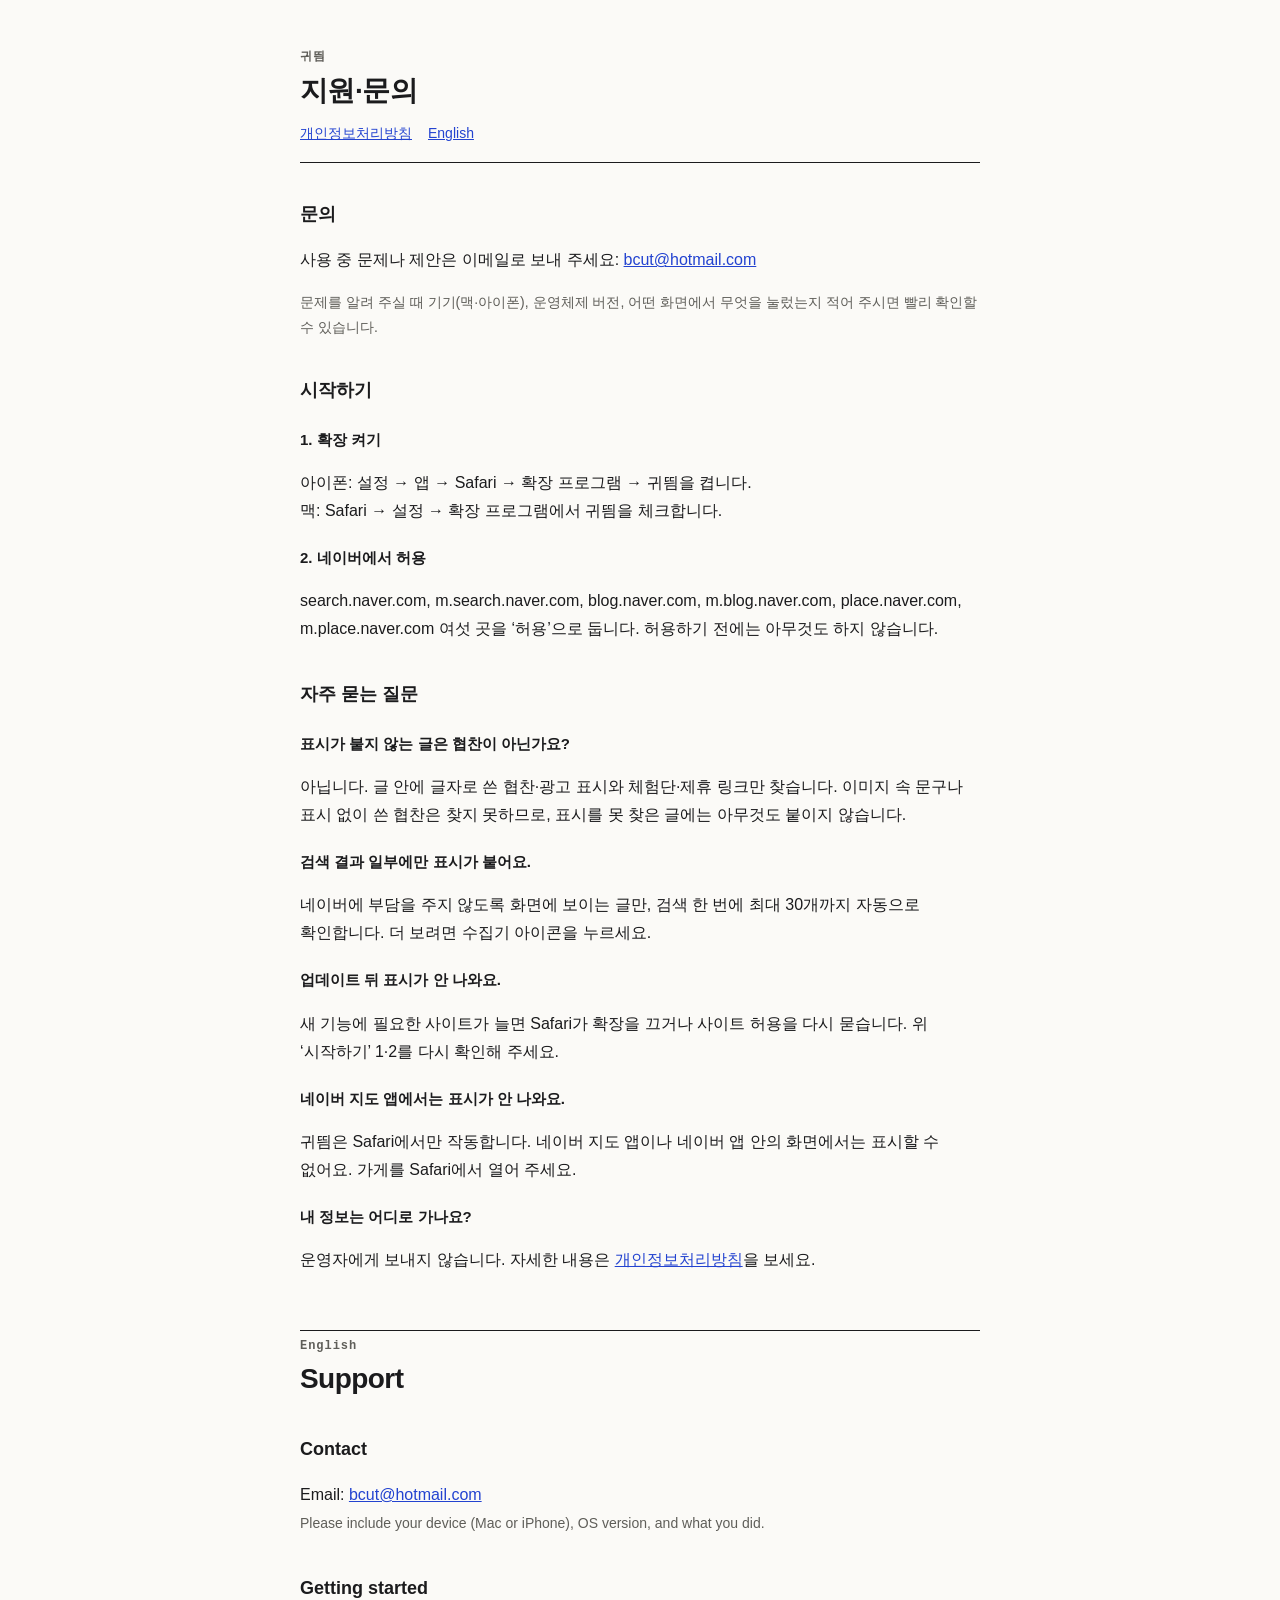
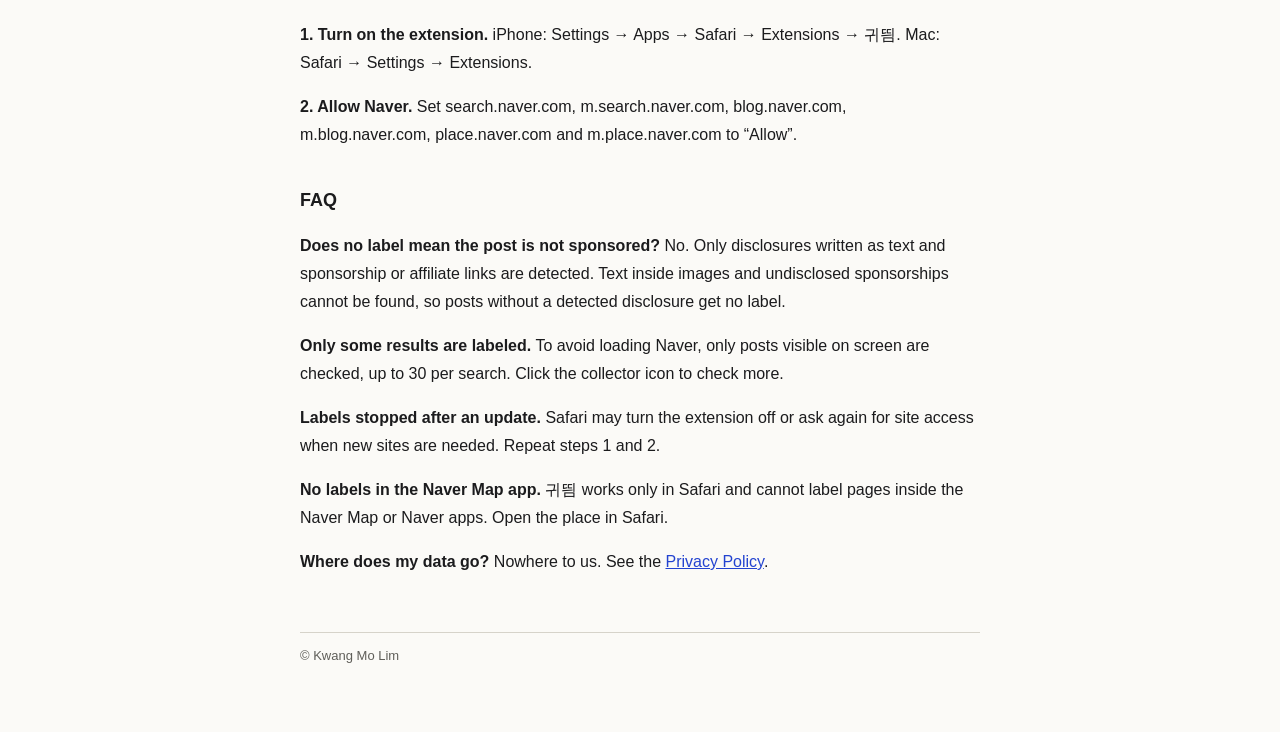
<file: index.html>
<!doctype html>
<html lang="ko">
<head>
<meta charset="utf-8">
<meta name="viewport" content="width=device-width, initial-scale=1">
<title>지원 · 귀띔</title>
<link rel="stylesheet" href="style.css">
</head>
<body>
<header>
  <p class="app">귀띔</p>
  <h1>지원·문의</h1>
  <nav><a href="privacy.html">개인정보처리방침</a><a href="#en">English</a></nav>
</header>

<h2>문의</h2>
<p>사용 중 문제나 제안은 이메일로 보내 주세요: <a href="mailto:bcut@hotmail.com">bcut@hotmail.com</a></p>
<p class="sub">문제를 알려 주실 때 기기(맥·아이폰), 운영체제 버전, 어떤 화면에서 무엇을 눌렀는지 적어 주시면 빨리 확인할 수 있습니다.</p>

<h2>시작하기</h2>
<h3>1. 확장 켜기</h3>
<p>아이폰: 설정 → 앱 → Safari → 확장 프로그램 → 귀띔을 켭니다.<br>
맥: Safari → 설정 → 확장 프로그램에서 귀띔을 체크합니다.</p>
<h3>2. 네이버에서 허용</h3>
<p>search.naver.com, m.search.naver.com, blog.naver.com, m.blog.naver.com, place.naver.com, m.place.naver.com 여섯 곳을 ‘허용’으로 둡니다. 허용하기 전에는 아무것도 하지 않습니다.</p>

<h2>자주 묻는 질문</h2>
<h3>표시가 붙지 않는 글은 협찬이 아닌가요?</h3>
<p>아닙니다. 글 안에 글자로 쓴 협찬·광고 표시와 체험단·제휴 링크만 찾습니다. 이미지 속 문구나 표시 없이 쓴 협찬은 찾지 못하므로, 표시를 못 찾은 글에는 아무것도 붙이지 않습니다.</p>
<h3>검색 결과 일부에만 표시가 붙어요.</h3>
<p>네이버에 부담을 주지 않도록 화면에 보이는 글만, 검색 한 번에 최대 30개까지 자동으로 확인합니다. 더 보려면 수집기 아이콘을 누르세요.</p>
<h3>업데이트 뒤 표시가 안 나와요.</h3>
<p>새 기능에 필요한 사이트가 늘면 Safari가 확장을 끄거나 사이트 허용을 다시 묻습니다. 위 ‘시작하기’ 1·2를 다시 확인해 주세요.</p>
<h3>네이버 지도 앱에서는 표시가 안 나와요.</h3>
<p>귀띔은 Safari에서만 작동합니다. 네이버 지도 앱이나 네이버 앱 안의 화면에서는 표시할 수 없어요. 가게를 Safari에서 열어 주세요.</p>
<h3>내 정보는 어디로 가나요?</h3>
<p>운영자에게 보내지 않습니다. 자세한 내용은 <a href="privacy.html">개인정보처리방침</a>을 보세요.</p>

<section class="lang" id="en" lang="en">
  <p class="app">English</p>
  <h1>Support</h1>
  <h2>Contact</h2>
  <p>Email: <a href="mailto:bcut@hotmail.com">bcut@hotmail.com</a><br><span class="sub">Please include your device (Mac or iPhone), OS version, and what you did.</span></p>
  <h2>Getting started</h2>
  <p><b>1. Turn on the extension.</b> iPhone: Settings → Apps → Safari → Extensions → 귀띔. Mac: Safari → Settings → Extensions.</p>
  <p><b>2. Allow Naver.</b> Set search.naver.com, m.search.naver.com, blog.naver.com, m.blog.naver.com, place.naver.com and m.place.naver.com to “Allow”.</p>
  <h2>FAQ</h2>
  <p><b>Does no label mean the post is not sponsored?</b> No. Only disclosures written as text and sponsorship or affiliate links are detected. Text inside images and undisclosed sponsorships cannot be found, so posts without a detected disclosure get no label.</p>
  <p><b>Only some results are labeled.</b> To avoid loading Naver, only posts visible on screen are checked, up to 30 per search. Click the collector icon to check more.</p>
  <p><b>Labels stopped after an update.</b> Safari may turn the extension off or ask again for site access when new sites are needed. Repeat steps 1 and 2.</p>
  <p><b>No labels in the Naver Map app.</b> 귀띔 works only in Safari and cannot label pages inside the Naver Map or Naver apps. Open the place in Safari.</p>
  <p><b>Where does my data go?</b> Nowhere to us. See the <a href="privacy.html">Privacy Policy</a>.</p>
</section>

<footer>© Kwang Mo Lim</footer>
</body>
</html>
</file>
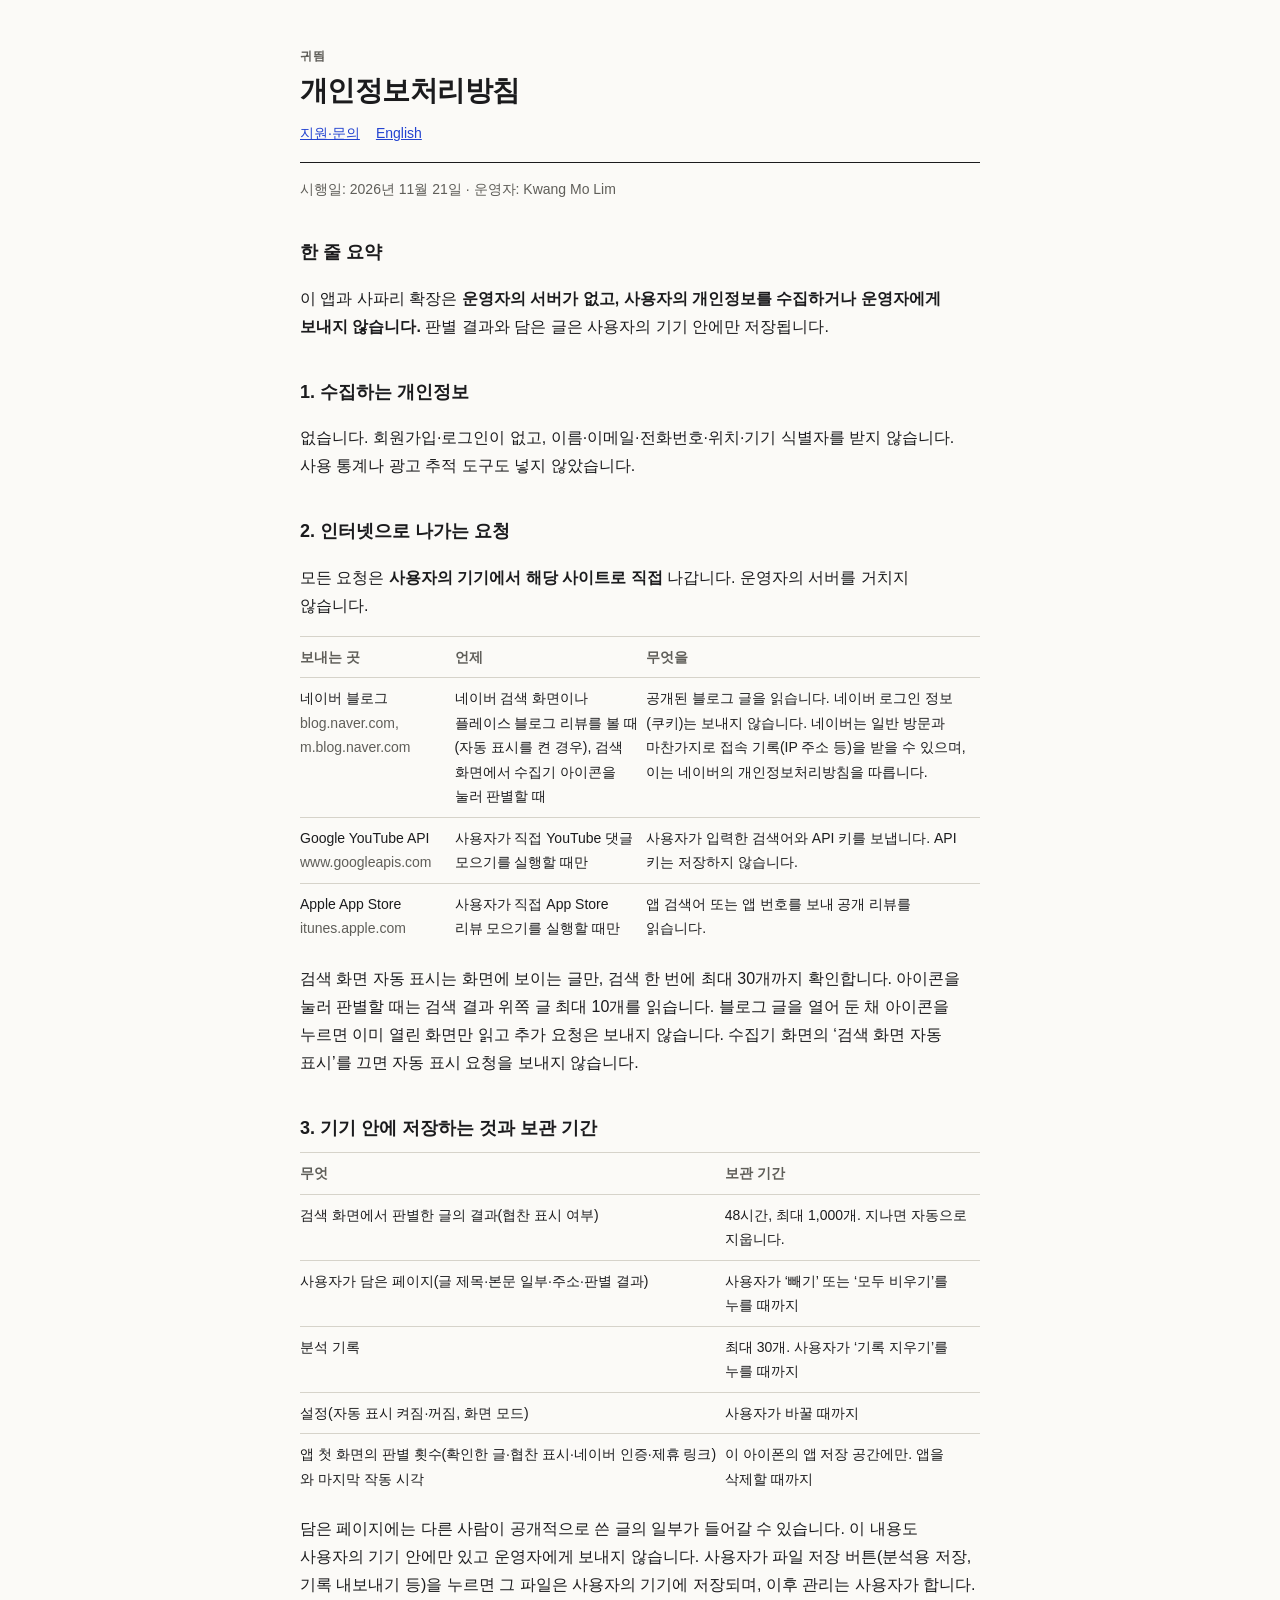
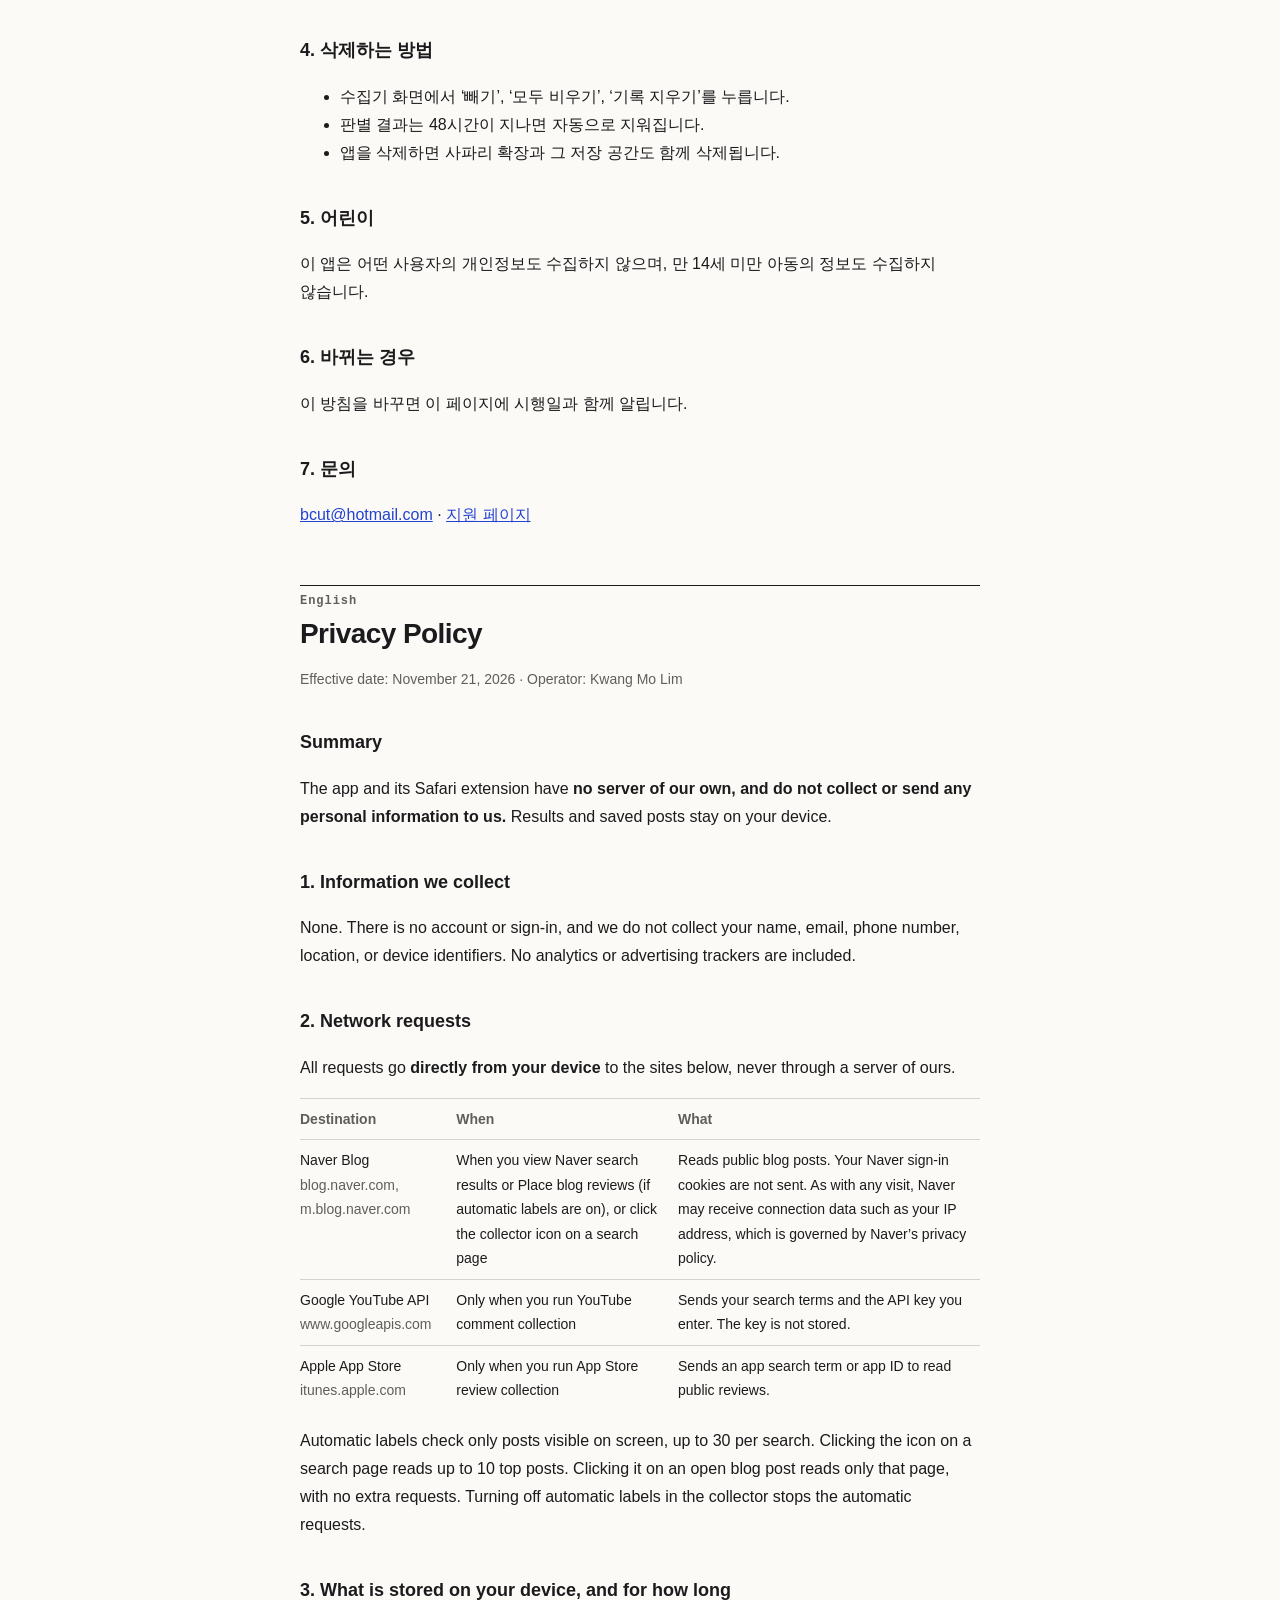
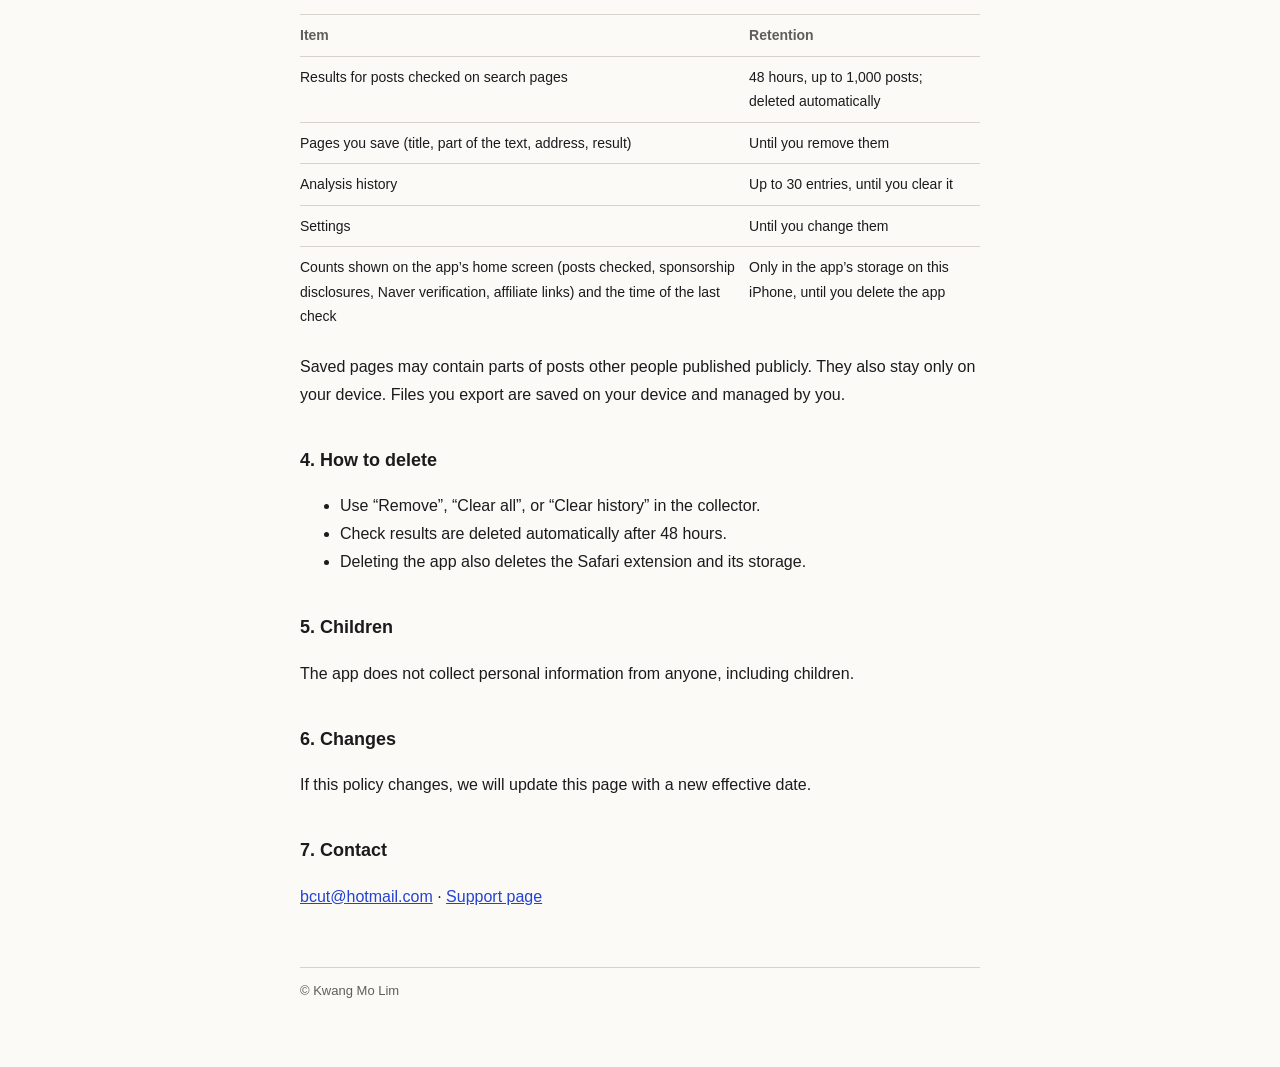
<file: privacy.html>
<!doctype html>
<html lang="ko">
<head>
<meta charset="utf-8">
<meta name="viewport" content="width=device-width, initial-scale=1">
<title>개인정보처리방침 · 귀띔</title>
<link rel="stylesheet" href="style.css">
</head>
<body>
<header>
  <p class="app">귀띔</p>
  <h1>개인정보처리방침</h1>
  <nav><a href="index.html">지원·문의</a><a href="#en">English</a></nav>
</header>

<p class="meta">시행일: 2026년 11월 21일 · 운영자: Kwang Mo Lim</p>

<h2>한 줄 요약</h2>
<p>이 앱과 사파리 확장은 <b>운영자의 서버가 없고, 사용자의 개인정보를 수집하거나 운영자에게 보내지 않습니다.</b> 판별 결과와 담은 글은 사용자의 기기 안에만 저장됩니다.</p>

<h2>1. 수집하는 개인정보</h2>
<p>없습니다. 회원가입·로그인이 없고, 이름·이메일·전화번호·위치·기기 식별자를 받지 않습니다. 사용 통계나 광고 추적 도구도 넣지 않았습니다.</p>

<h2>2. 인터넷으로 나가는 요청</h2>
<p>모든 요청은 <b>사용자의 기기에서 해당 사이트로 직접</b> 나갑니다. 운영자의 서버를 거치지 않습니다.</p>
<table>
  <tr><th>보내는 곳</th><th>언제</th><th>무엇을</th></tr>
  <tr><td>네이버 블로그<br><span class="sub">blog.naver.com, m.blog.naver.com</span></td>
      <td>네이버 검색 화면이나 플레이스 블로그 리뷰를 볼 때(자동 표시를 켠 경우), 검색 화면에서 수집기 아이콘을 눌러 판별할 때</td>
      <td>공개된 블로그 글을 읽습니다. 네이버 로그인 정보(쿠키)는 보내지 않습니다. 네이버는 일반 방문과 마찬가지로 접속 기록(IP 주소 등)을 받을 수 있으며, 이는 네이버의 개인정보처리방침을 따릅니다.</td></tr>
  <tr><td>Google YouTube API<br><span class="sub">www.googleapis.com</span></td>
      <td>사용자가 직접 YouTube 댓글 모으기를 실행할 때만</td>
      <td>사용자가 입력한 검색어와 API 키를 보냅니다. API 키는 저장하지 않습니다.</td></tr>
  <tr><td>Apple App Store<br><span class="sub">itunes.apple.com</span></td>
      <td>사용자가 직접 App Store 리뷰 모으기를 실행할 때만</td>
      <td>앱 검색어 또는 앱 번호를 보내 공개 리뷰를 읽습니다.</td></tr>
</table>
<p>검색 화면 자동 표시는 화면에 보이는 글만, 검색 한 번에 최대 30개까지 확인합니다. 아이콘을 눌러 판별할 때는 검색 결과 위쪽 글 최대 10개를 읽습니다. 블로그 글을 열어 둔 채 아이콘을 누르면 이미 열린 화면만 읽고 추가 요청은 보내지 않습니다. 수집기 화면의 ‘검색 화면 자동 표시’를 끄면 자동 표시 요청을 보내지 않습니다.</p>

<h2>3. 기기 안에 저장하는 것과 보관 기간</h2>
<table>
  <tr><th>무엇</th><th>보관 기간</th></tr>
  <tr><td>검색 화면에서 판별한 글의 결과(협찬 표시 여부)</td><td>48시간, 최대 1,000개. 지나면 자동으로 지웁니다.</td></tr>
  <tr><td>사용자가 담은 페이지(글 제목·본문 일부·주소·판별 결과)</td><td>사용자가 ‘빼기’ 또는 ‘모두 비우기’를 누를 때까지</td></tr>
  <tr><td>분석 기록</td><td>최대 30개. 사용자가 ‘기록 지우기’를 누를 때까지</td></tr>
  <tr><td>설정(자동 표시 켜짐·꺼짐, 화면 모드)</td><td>사용자가 바꿀 때까지</td></tr>
  <tr><td>앱 첫 화면의 판별 횟수(확인한 글·협찬 표시·네이버 인증·제휴 링크)와 마지막 작동 시각</td><td>이 아이폰의 앱 저장 공간에만. 앱을 삭제할 때까지</td></tr>
</table>
<p>담은 페이지에는 다른 사람이 공개적으로 쓴 글의 일부가 들어갈 수 있습니다. 이 내용도 사용자의 기기 안에만 있고 운영자에게 보내지 않습니다. 사용자가 파일 저장 버튼(분석용 저장, 기록 내보내기 등)을 누르면 그 파일은 사용자의 기기에 저장되며, 이후 관리는 사용자가 합니다.</p>


<h2>4. 삭제하는 방법</h2>
<ul>
  <li>수집기 화면에서 ‘빼기’, ‘모두 비우기’, ‘기록 지우기’를 누릅니다.</li>
  <li>판별 결과는 48시간이 지나면 자동으로 지워집니다.</li>
  <li>앱을 삭제하면 사파리 확장과 그 저장 공간도 함께 삭제됩니다.</li>
</ul>

<h2>5. 어린이</h2>
<p>이 앱은 어떤 사용자의 개인정보도 수집하지 않으며, 만 14세 미만 아동의 정보도 수집하지 않습니다.</p>

<h2>6. 바뀌는 경우</h2>
<p>이 방침을 바꾸면 이 페이지에 시행일과 함께 알립니다.</p>

<h2>7. 문의</h2>
<p><a href="mailto:bcut@hotmail.com">bcut@hotmail.com</a> · <a href="index.html">지원 페이지</a></p>

<section class="lang" id="en" lang="en">
  <p class="app">English</p>
  <h1>Privacy Policy</h1>
  <p class="meta">Effective date: November 21, 2026 · Operator: Kwang Mo Lim</p>

  <h2>Summary</h2>
  <p>The app and its Safari extension have <b>no server of our own, and do not collect or send any personal information to us.</b> Results and saved posts stay on your device.</p>

  <h2>1. Information we collect</h2>
  <p>None. There is no account or sign-in, and we do not collect your name, email, phone number, location, or device identifiers. No analytics or advertising trackers are included.</p>

  <h2>2. Network requests</h2>
  <p>All requests go <b>directly from your device</b> to the sites below, never through a server of ours.</p>
  <table>
    <tr><th>Destination</th><th>When</th><th>What</th></tr>
    <tr><td>Naver Blog<br><span class="sub">blog.naver.com, m.blog.naver.com</span></td>
        <td>When you view Naver search results or Place blog reviews (if automatic labels are on), or click the collector icon on a search page</td>
        <td>Reads public blog posts. Your Naver sign-in cookies are not sent. As with any visit, Naver may receive connection data such as your IP address, which is governed by Naver’s privacy policy.</td></tr>
    <tr><td>Google YouTube API<br><span class="sub">www.googleapis.com</span></td>
        <td>Only when you run YouTube comment collection</td>
        <td>Sends your search terms and the API key you enter. The key is not stored.</td></tr>
    <tr><td>Apple App Store<br><span class="sub">itunes.apple.com</span></td>
        <td>Only when you run App Store review collection</td>
        <td>Sends an app search term or app ID to read public reviews.</td></tr>
  </table>
  <p>Automatic labels check only posts visible on screen, up to 30 per search. Clicking the icon on a search page reads up to 10 top posts. Clicking it on an open blog post reads only that page, with no extra requests. Turning off automatic labels in the collector stops the automatic requests.</p>

  <h2>3. What is stored on your device, and for how long</h2>
  <table>
    <tr><th>Item</th><th>Retention</th></tr>
    <tr><td>Results for posts checked on search pages</td><td>48 hours, up to 1,000 posts; deleted automatically</td></tr>
    <tr><td>Pages you save (title, part of the text, address, result)</td><td>Until you remove them</td></tr>
    <tr><td>Analysis history</td><td>Up to 30 entries, until you clear it</td></tr>
    <tr><td>Settings</td><td>Until you change them</td></tr>
    <tr><td>Counts shown on the app’s home screen (posts checked, sponsorship disclosures, Naver verification, affiliate links) and the time of the last check</td><td>Only in the app’s storage on this iPhone, until you delete the app</td></tr>
  </table>
  <p>Saved pages may contain parts of posts other people published publicly. They also stay only on your device. Files you export are saved on your device and managed by you.</p>


  <h2>4. How to delete</h2>
  <ul>
    <li>Use “Remove”, “Clear all”, or “Clear history” in the collector.</li>
    <li>Check results are deleted automatically after 48 hours.</li>
    <li>Deleting the app also deletes the Safari extension and its storage.</li>
  </ul>

  <h2>5. Children</h2>
  <p>The app does not collect personal information from anyone, including children.</p>

  <h2>6. Changes</h2>
  <p>If this policy changes, we will update this page with a new effective date.</p>

  <h2>7. Contact</h2>
  <p><a href="mailto:bcut@hotmail.com">bcut@hotmail.com</a> · <a href="index.html">Support page</a></p>
</section>

<footer>© Kwang Mo Lim</footer>
</body>
</html>
</file>
<file: style.css>
:root{--paper:#fbfaf7;--ink:#1b1b1d;--sub:#5f5e59;--line:#d6d3ca;--accent:#2343d0;color-scheme:light dark}
@media (prefers-color-scheme:dark){:root{--paper:#161618;--ink:#f1efe9;--sub:#a9a69d;--line:#3a3934;--accent:#8c9dff}}
*{box-sizing:border-box}
html{background:var(--paper)}
body{margin:0 auto;max-width:720px;padding:48px 20px 64px;background:var(--paper);color:var(--ink);font:16px/1.75 -apple-system,BlinkMacSystemFont,"Apple SD Gothic Neo","Noto Sans KR",sans-serif;word-break:keep-all}
header{border-bottom:1px solid var(--ink);padding-bottom:16px;margin-bottom:8px}
.app{font:600 12px ui-monospace,Menlo,monospace;letter-spacing:.08em;color:var(--sub);margin:0 0 8px}
h1{font-size:28px;line-height:1.3;letter-spacing:-.02em;margin:0}
nav{margin-top:12px;font-size:14px}
nav a{color:var(--accent);margin-right:16px}
h2{font-size:18px;margin:36px 0 8px}
h3{font-size:15px;margin:20px 0 4px}
p,li{color:var(--ink)}
.sub,.meta{color:var(--sub);font-size:14px}
table{width:100%;border-collapse:collapse;font-size:14px;margin:8px 0}
th,td{text-align:left;vertical-align:top;border-top:1px solid var(--line);padding:8px 8px 8px 0}
th{font-weight:600;color:var(--sub)}
.lang{border-top:1px solid var(--ink);margin-top:56px;padding-top:8px}
.todo{background:#fff3c4;color:#5c4400;padding:0 4px;border-radius:2px}
a{color:var(--accent)}
footer{margin-top:56px;border-top:1px solid var(--line);padding-top:12px;font-size:13px;color:var(--sub)}
</file>
